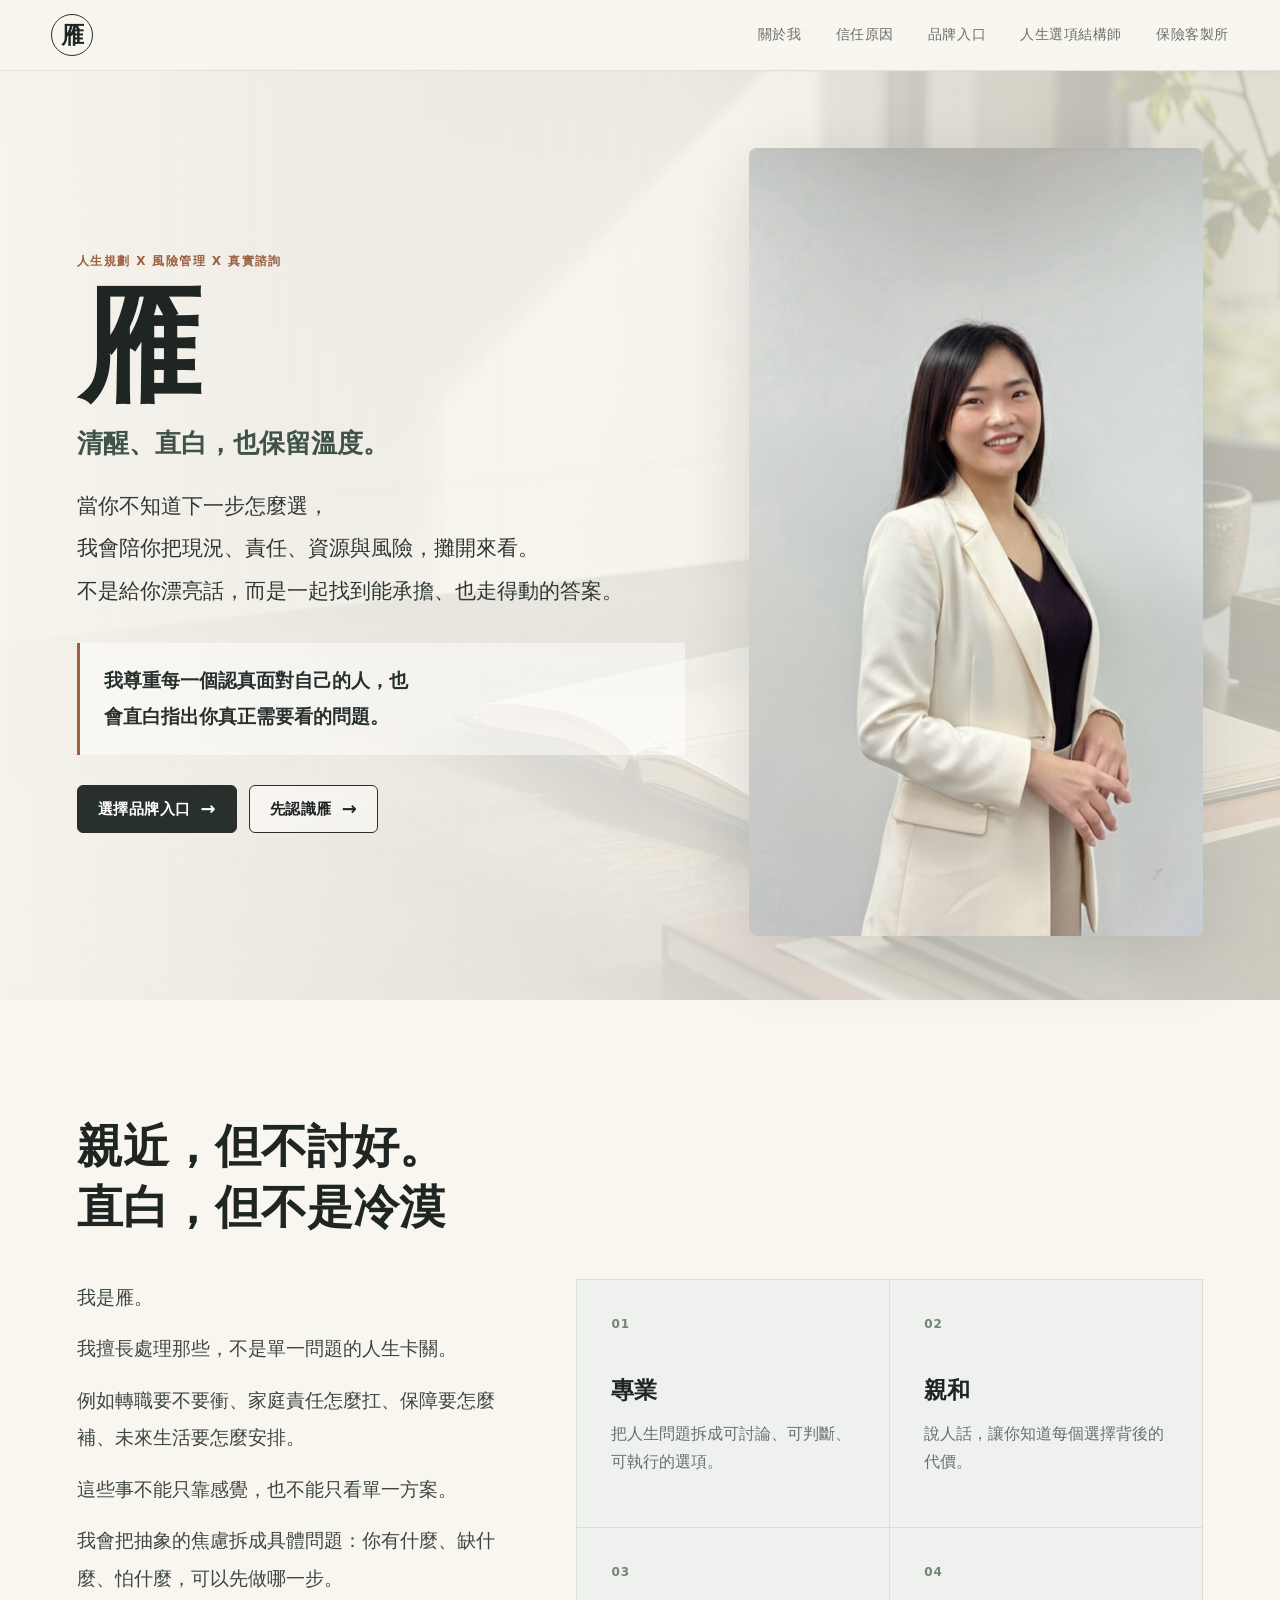
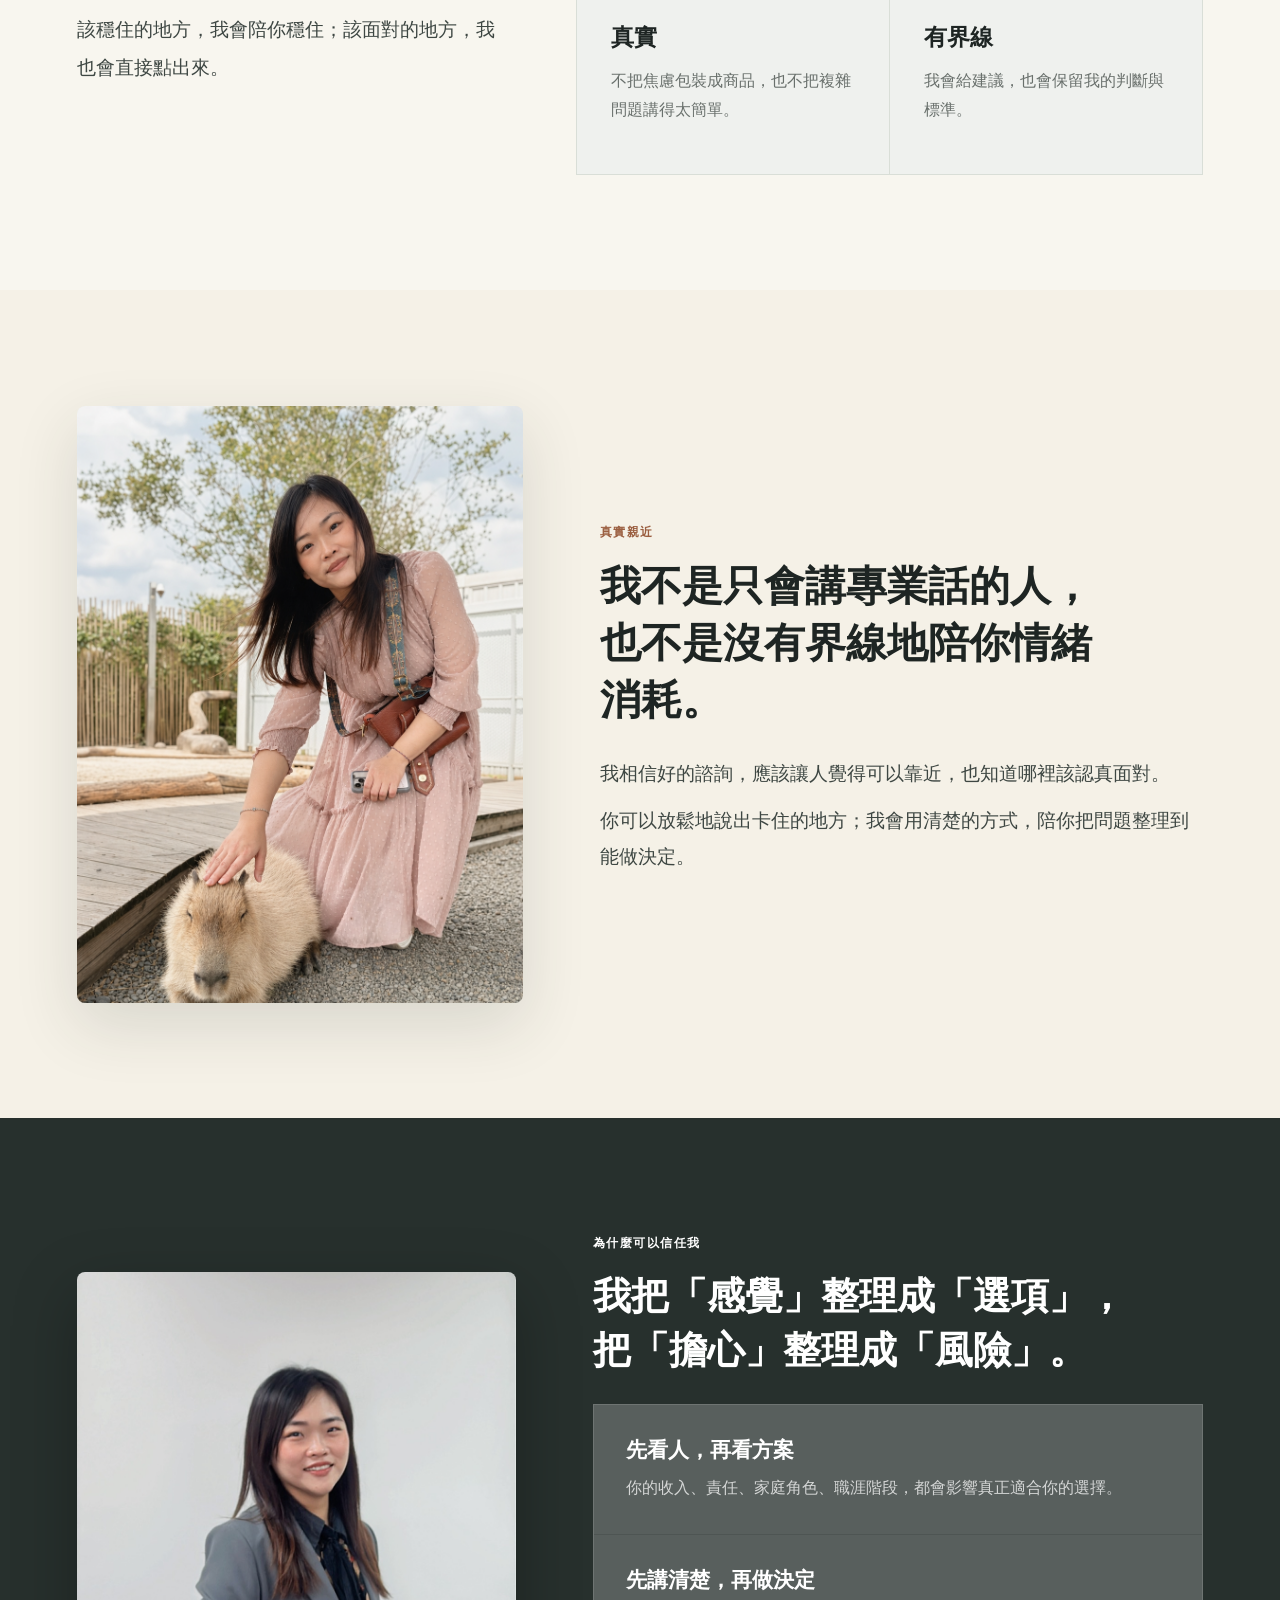
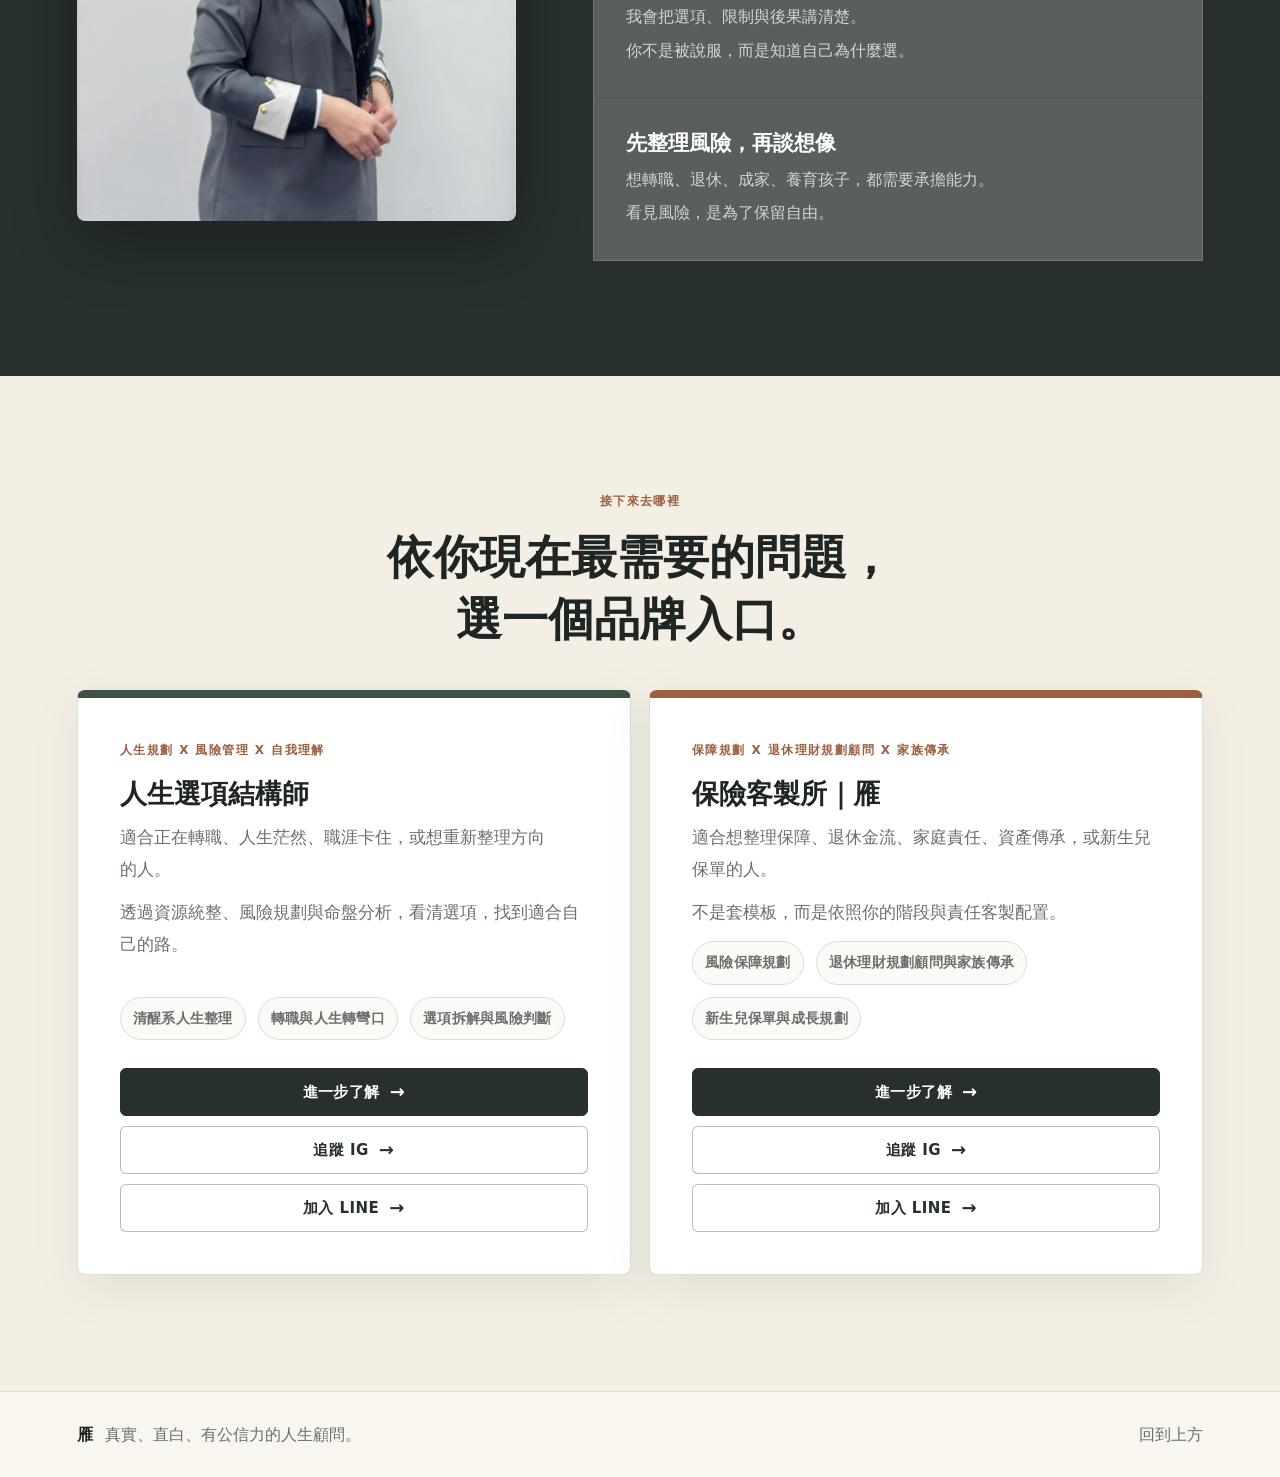
<file: index.html>
<!doctype html>
<html lang="zh-Hant">
  <head>
    <meta charset="utf-8" />
    <meta name="viewport" content="width=device-width, initial-scale=1" />
    <title>雁｜人生選項結構師與保險客製所</title>
    <meta
      name="description"
      content="雁的個人主站。人生選項結構師與保險客製所入口，陪你看清人生選項、風險規劃與真正需要面對的問題。"
    />
    <link rel="stylesheet" href="./styles.css" />
  </head>
  <body>
    <header class="site-header" aria-label="主導覽">
      <a class="brand-mark" href="./" aria-label="回到首頁">雁</a>
      <nav class="nav-links" aria-label="頁面導覽">
        <a href="#about">關於我</a>
        <a href="#trust">信任原因</a>
        <a href="#brands">品牌入口</a>
        <a href="./life/">人生選項結構師</a>
        <a href="./insurance/">保險客製所</a>
      </nav>
    </header>

    <main id="top">
      <section class="hero" aria-labelledby="hero-title">
        <div class="hero-copy">
          <p class="eyebrow">人生規劃 X 風險管理 X 真實諮詢</p>
          <h1 id="hero-title">雁</h1>
          <p class="hero-kicker">清醒、直白，也保留溫度。</p>
          <p class="hero-lede">
            <span class="copy-line">當你不知道下一步怎麼選，</span>
            <span class="copy-line">我會陪你把現況、責任、資源與風險，攤開來看。</span>
            <span class="copy-line">不是給你漂亮話，而是一起找到能承擔、也走得動的答案。</span>
          </p>
          <blockquote class="signature-quote">
            我尊重每一個認真面對自己的人，也會直白指出你真正需要看的問題。
          </blockquote>
          <div class="hero-actions" aria-label="主要行動">
            <a class="button primary" href="#brands">選擇品牌入口</a>
            <a class="button ghost" href="#about">先認識雁</a>
          </div>
        </div>
        <div class="hero-portrait" aria-label="雁的形象照">
          <img src="./assets/yan-hero.jpg" alt="雁的專業形象照" />
        </div>
      </section>

      <section id="about" class="section about-section" aria-labelledby="about-title">
        <div class="section-heading">
          <h2 id="about-title">
            <span class="copy-line">親近，但不討好。</span>
            <span class="copy-line">直白，但不是冷漠</span>
          </h2>
        </div>
        <div class="about-grid">
          <div class="about-text">
            <p>我是雁。</p>
            <p>我擅長處理那些，不是單一問題的人生卡關。</p>
            <p>例如轉職要不要衝、家庭責任怎麼扛、保障要怎麼補、未來生活要怎麼安排。</p>
            <p>這些事不能只靠感覺，也不能只看單一方案。</p>
            <p>我會把抽象的焦慮拆成具體問題：你有什麼、缺什麼、怕什麼，可以先做哪一步。</p>
            <p>該穩住的地方，我會陪你穩住；該面對的地方，我也會直接點出來。</p>
          </div>
          <div class="principles" aria-label="個人特質">
            <div>
              <span>01</span>
              <strong>專業</strong>
              <p>把人生問題拆成可討論、可判斷、可執行的選項。</p>
            </div>
            <div>
              <span>02</span>
              <strong>親和</strong>
              <p>說人話，讓你知道每個選擇背後的代價。</p>
            </div>
            <div>
              <span>03</span>
              <strong>真實</strong>
              <p>不把焦慮包裝成商品，也不把複雜問題講得太簡單。</p>
            </div>
            <div>
              <span>04</span>
              <strong>有界線</strong>
              <p>我會給建議，也會保留我的判斷與標準。</p>
            </div>
          </div>
        </div>
      </section>

      <section class="section lifestyle-section" aria-labelledby="lifestyle-title">
        <div class="lifestyle-photo">
          <img src="./assets/yan-lifestyle.png" alt="雁的戶外生活照" />
        </div>
        <div class="lifestyle-copy">
          <p class="eyebrow">真實親近</p>
          <h2 id="lifestyle-title">
            <span class="copy-line">我不是只會講專業話的人，</span>
            <span class="copy-line">也不是沒有界線地陪你情緒消耗。</span>
          </h2>
          <p>我相信好的諮詢，應該讓人覺得可以靠近，也知道哪裡該認真面對。</p>
          <p>你可以放鬆地說出卡住的地方；我會用清楚的方式，陪你把問題整理到能做決定。</p>
        </div>
      </section>

      <section id="trust" class="section trust-section" aria-labelledby="trust-title">
        <div class="trust-photo">
          <img src="./assets/yan-profile.jpg" alt="雁的灰色西裝形象照" />
        </div>
        <div class="trust-copy">
          <p class="eyebrow">為什麼可以信任我</p>
          <h2 id="trust-title">
            <span class="copy-line">我把「感覺」整理成「選項」，</span>
            <span class="copy-line">把「擔心」整理成「風險」。</span>
          </h2>
          <div class="trust-list">
            <article>
              <h3>先看人，再看方案</h3>
              <p>你的收入、責任、家庭角色、職涯階段，都會影響真正適合你的選擇。</p>
            </article>
            <article>
              <h3>先講清楚，再做決定</h3>
              <p>我會把選項、限制與後果講清楚。</p>
              <p>你不是被說服，而是知道自己為什麼選。</p>
            </article>
            <article>
              <h3>先整理風險，再談想像</h3>
              <p>想轉職、退休、成家、養育孩子，都需要承擔能力。</p>
              <p>看見風險，是為了保留自由。</p>
            </article>
          </div>
        </div>
      </section>

      <section id="brands" class="section brands-section" aria-labelledby="brands-title">
        <div class="section-heading narrow">
          <p class="eyebrow">接下來去哪裡</p>
          <h2 id="brands-title">
            <span class="copy-line">依你現在最需要的問題，</span>
            <span class="copy-line">選一個品牌入口。</span>
          </h2>
        </div>
        <div class="brand-cards">
          <article class="brand-card life">
            <div class="card-topline">人生規劃 X 風險管理 X 自我理解</div>
            <h3>人生選項結構師</h3>
            <p>適合正在轉職、人生茫然、職涯卡住，或想重新整理方向的人。</p>
            <p>透過資源統整、風險規劃與命盤分析，看清選項，找到適合自己的路。</p>
            <ul>
              <li>清醒系人生整理</li>
              <li>轉職與人生轉彎口</li>
              <li>選項拆解與風險判斷</li>
            </ul>
            <div class="brand-actions" aria-label="人生選項結構師連結">
              <a class="button brand-button" href="./life/" aria-label="前往人生選項結構師頁面">進一步了解</a>
              <a class="button outline-button" href="https://www.instagram.com/lifeway.1788/" target="_blank" rel="noopener noreferrer" aria-label="前往人生選項結構師 Instagram">追蹤 IG</a>
              <a class="button outline-button" href="https://line.me/ti/p/d9HeEeikNa" target="_blank" rel="noopener noreferrer" aria-label="加入雁的 LINE">加入 LINE</a>
            </div>
          </article>

          <article class="brand-card insurance">
            <div class="card-topline">保障規劃 X 退休理財規劃顧問 X 家族傳承</div>
            <h3>保險客製所｜雁</h3>
            <p>適合想整理保障、退休金流、家庭責任、資產傳承，或新生兒保單的人。</p>
            <p>不是套模板，而是依照你的階段與責任客製配置。</p>
            <ul>
              <li>風險保障規劃</li>
              <li>退休理財規劃顧問與家族傳承</li>
              <li>新生兒保單與成長規劃</li>
            </ul>
            <div class="brand-actions" aria-label="保險客製所連結">
              <a class="button brand-button" href="./insurance/" aria-label="前往保險客製所頁面">進一步了解</a>
              <a class="button outline-button" href="https://www.instagram.com/bocaca991/" target="_blank" rel="noopener noreferrer" aria-label="前往保險客製所 Instagram">追蹤 IG</a>
              <a class="button outline-button" href="https://line.me/ti/p/d9HeEeikNa" target="_blank" rel="noopener noreferrer" aria-label="加入雁的 LINE">加入 LINE</a>
            </div>
          </article>
        </div>
      </section>
    </main>

    <footer class="site-footer">
      <div>
        <strong>雁</strong>
        <span>真實、直白、有公信力的人生顧問。</span>
      </div>
      <a href="#top">回到上方</a>
    </footer>
  </body>
</html>
</file>
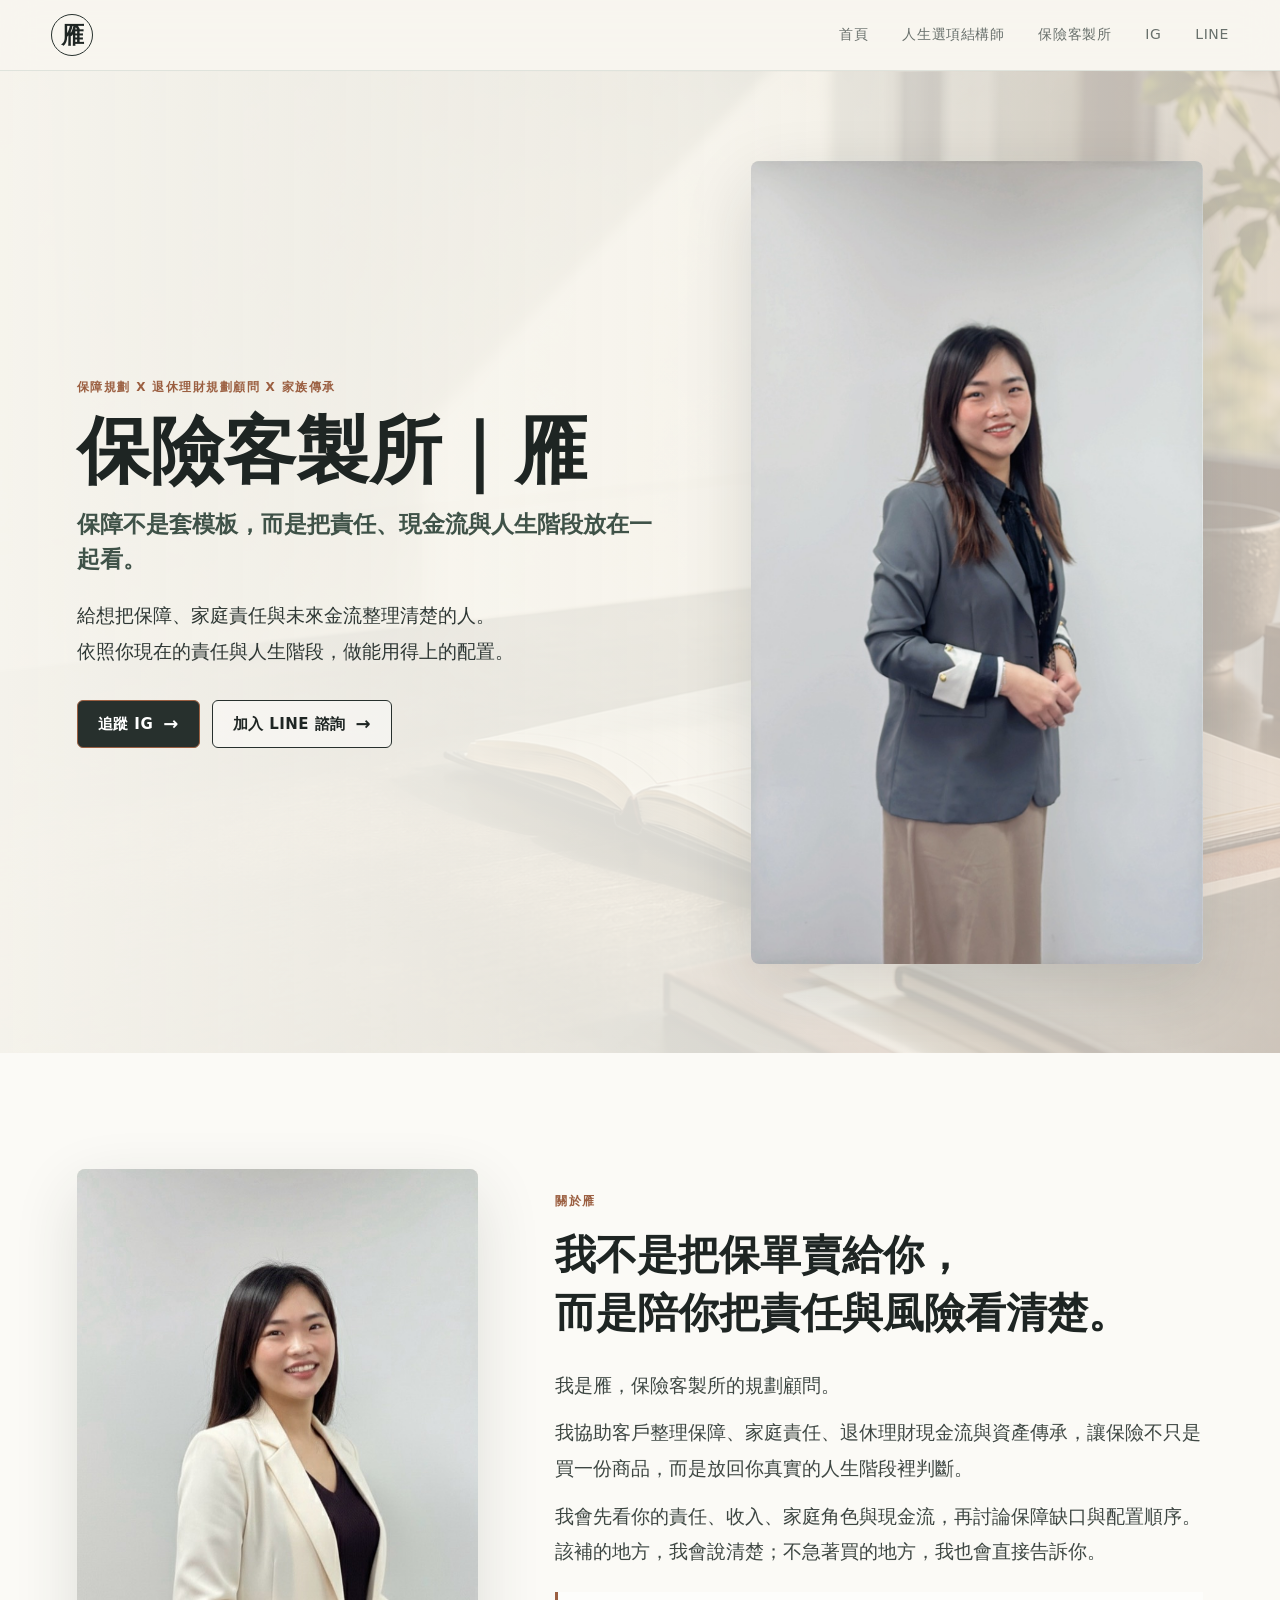
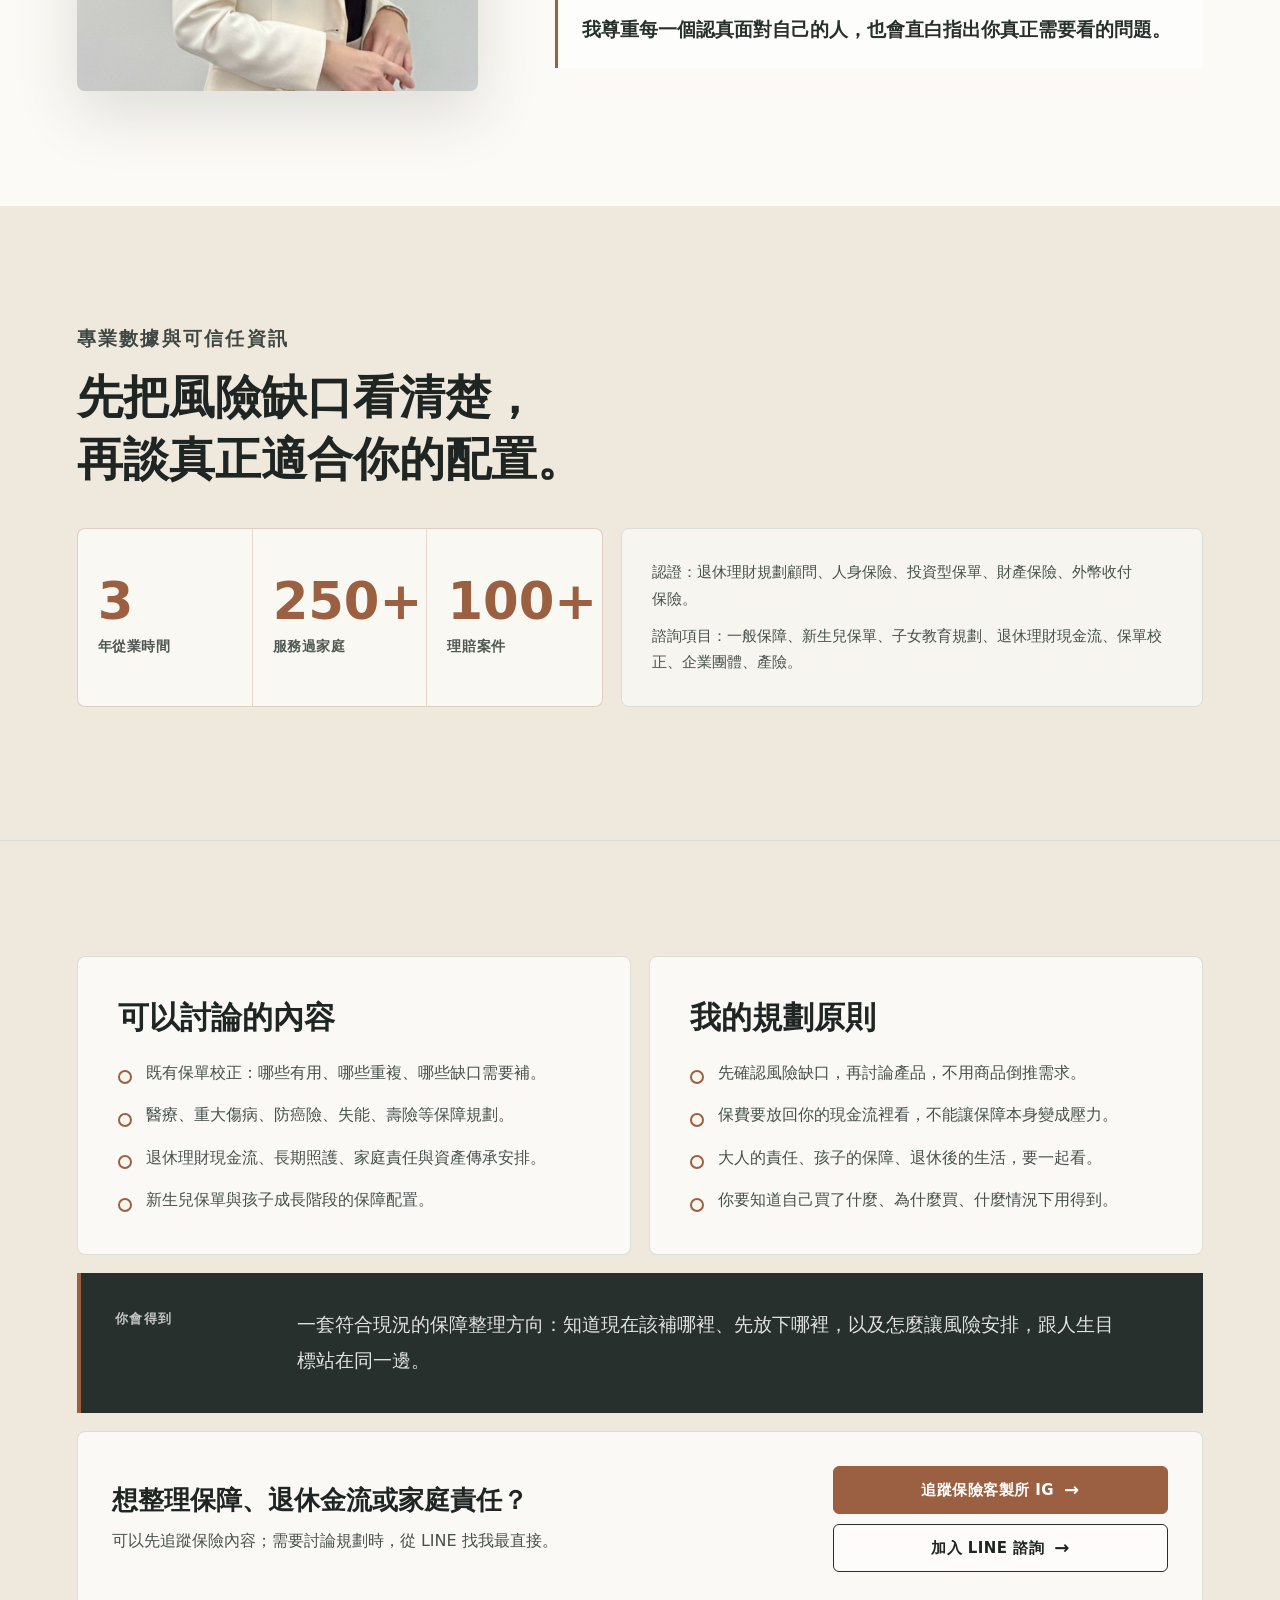
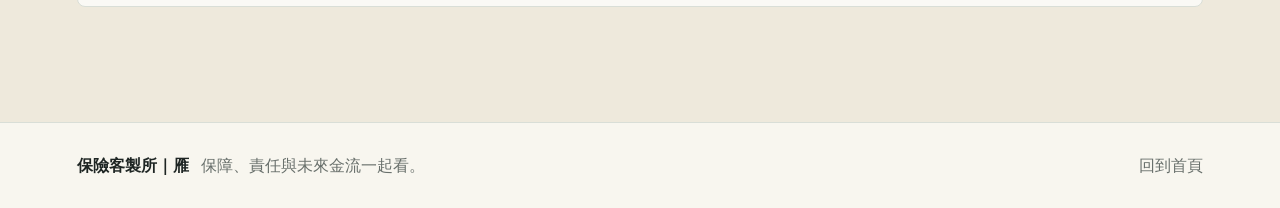
<file: insurance/index.html>
<!doctype html>
<html lang="zh-Hant">
  <head>
    <meta charset="utf-8" />
    <meta name="viewport" content="width=device-width, initial-scale=1" />
    <title>保險客製所｜雁</title>
    <meta
      name="description"
      content="保險客製所｜雁，協助整理保障、退休理財規劃顧問、家庭責任、家族傳承與新生兒保單。"
    />
    <link rel="stylesheet" href="../styles.css" />
  </head>
  <body>
    <header class="site-header" aria-label="主導覽">
      <a class="brand-mark" href="../" aria-label="回到首頁">雁</a>
      <nav class="nav-links" aria-label="頁面導覽">
        <a href="../">首頁</a>
        <a href="../life/">人生選項結構師</a>
        <a href="../insurance/">保險客製所</a>
        <a href="https://www.instagram.com/bocaca991/" target="_blank" rel="noopener noreferrer">IG</a>
        <a href="https://line.me/ti/p/d9HeEeikNa" target="_blank" rel="noopener noreferrer">LINE</a>
      </nav>
    </header>

    <main id="top">
      <section class="sub-hero insurance-page" aria-labelledby="insurance-title">
        <div class="sub-hero-copy">
          <p class="eyebrow">保障規劃 X 退休理財規劃顧問 X 家族傳承</p>
          <h1 id="insurance-title">保險客製所｜雁</h1>
          <p class="hero-kicker">保障不是套模板，而是把責任、現金流與人生階段放在一起看。</p>
          <p class="hero-lede">
            <span class="copy-line">給想把保障、家庭責任與未來金流整理清楚的人。</span>
            <span class="copy-line">依照你現在的責任與人生階段，做能用得上的配置。</span>
          </p>
          <div class="hero-actions" aria-label="保險客製所主要行動">
            <a class="button primary insurance-primary" href="https://www.instagram.com/bocaca991/" target="_blank" rel="noopener noreferrer">追蹤 IG</a>
            <a class="button ghost" href="https://line.me/ti/p/d9HeEeikNa" target="_blank" rel="noopener noreferrer">加入 LINE 諮詢</a>
          </div>
        </div>
        <div class="sub-hero-photo">
          <img src="../assets/yan-profile.jpg" alt="雁的灰色西裝形象照" />
        </div>
      </section>

      <section class="section advisor-section" aria-labelledby="advisor-title">
        <div class="advisor-photo">
          <img src="../assets/yan-hero.jpg" alt="雁的白色西裝形象照" />
        </div>
        <div class="advisor-copy">
          <p class="eyebrow">關於雁</p>
          <h2 id="advisor-title">
            <span class="copy-line">我不是把保單賣給你，</span>
            <span class="copy-line">而是陪你把責任與風險看清楚。</span>
          </h2>
          <p>我是雁，保險客製所的規劃顧問。</p>
          <p>我協助客戶整理保障、家庭責任、退休理財現金流與資產傳承，讓保險不只是買一份商品，而是放回你真實的人生階段裡判斷。</p>
          <p>我會先看你的責任、收入、家庭角色與現金流，再討論保障缺口與配置順序。該補的地方，我會說清楚；不急著買的地方，我也會直接告訴你。</p>
          <blockquote class="signature-quote compact-quote">
            我尊重每一個認真面對自己的人，也會直白指出你真正需要看的問題。
          </blockquote>
        </div>
      </section>

      <section class="section insurance-detail" aria-labelledby="credential-title">
        <div class="service-heading">
          <p class="eyebrow">專業數據與可信任資訊</p>
          <h2 id="credential-title">
            <span class="copy-line">先把風險缺口看清楚，</span>
            <span class="copy-line">再談真正適合你的配置。</span>
          </h2>
        </div>

        <div class="credential-block" aria-label="保險服務相關數據">
          <div class="credential-stats">
            <div>
              <strong>3</strong>
              <span>年從業時間</span>
            </div>
            <div>
              <strong>250+</strong>
              <span>服務過家庭</span>
            </div>
            <div>
              <strong>100+</strong>
              <span>理賠案件</span>
            </div>
          </div>
          <div class="credential-notes">
            <p>認證：退休理財規劃顧問、人身保險、投資型保單、財產保險、外幣收付保險。</p>
            <p>諮詢項目：一般保障、新生兒保單、子女教育規劃、退休理財現金流、保單校正、企業團體、產險。</p>
          </div>
        </div>
      </section>

      <section class="section service-section insurance-detail" aria-labelledby="insurance-service-title">
        <div class="service-layout">
          <div class="service-panel">
            <h2 id="insurance-service-title">可以討論的內容</h2>
            <ul class="check-list">
              <li>既有保單校正：哪些有用、哪些重複、哪些缺口需要補。</li>
              <li>醫療、重大傷病、防癌險、失能、壽險等保障規劃。</li>
              <li>退休理財現金流、長期照護、家庭責任與資產傳承安排。</li>
              <li>新生兒保單與孩子成長階段的保障配置。</li>
            </ul>
          </div>

          <div class="service-panel">
            <h2>我的規劃原則</h2>
            <ul class="check-list">
              <li>先確認風險缺口，再討論產品，不用商品倒推需求。</li>
              <li>保費要放回你的現金流裡看，不能讓保障本身變成壓力。</li>
              <li>大人的責任、孩子的保障、退休後的生活，要一起看。</li>
              <li>你要知道自己買了什麼、為什麼買、什麼情況下用得到。</li>
            </ul>
          </div>
        </div>

        <div class="service-result">
          <span>你會得到</span>
          <p>一套符合現況的保障整理方向：知道現在該補哪裡、先放下哪裡，以及怎麼讓風險安排，跟人生目標站在同一邊。</p>
        </div>

        <div class="service-cta insurance-cta" aria-label="保險客製所行動連結">
          <div>
            <strong>想整理保障、退休金流或家庭責任？</strong>
            <p>可以先追蹤保險內容；需要討論規劃時，從 LINE 找我最直接。</p>
          </div>
          <div class="cta-actions">
            <a class="button primary" href="https://www.instagram.com/bocaca991/" target="_blank" rel="noopener noreferrer">追蹤保險客製所 IG</a>
            <a class="button ghost" href="https://line.me/ti/p/d9HeEeikNa" target="_blank" rel="noopener noreferrer">加入 LINE 諮詢</a>
          </div>
        </div>
      </section>
    </main>

    <footer class="site-footer">
      <div>
        <strong>保險客製所｜雁</strong>
        <span>保障、責任與未來金流一起看。</span>
      </div>
      <a href="../">回到首頁</a>
    </footer>
  </body>
</html>
</file>
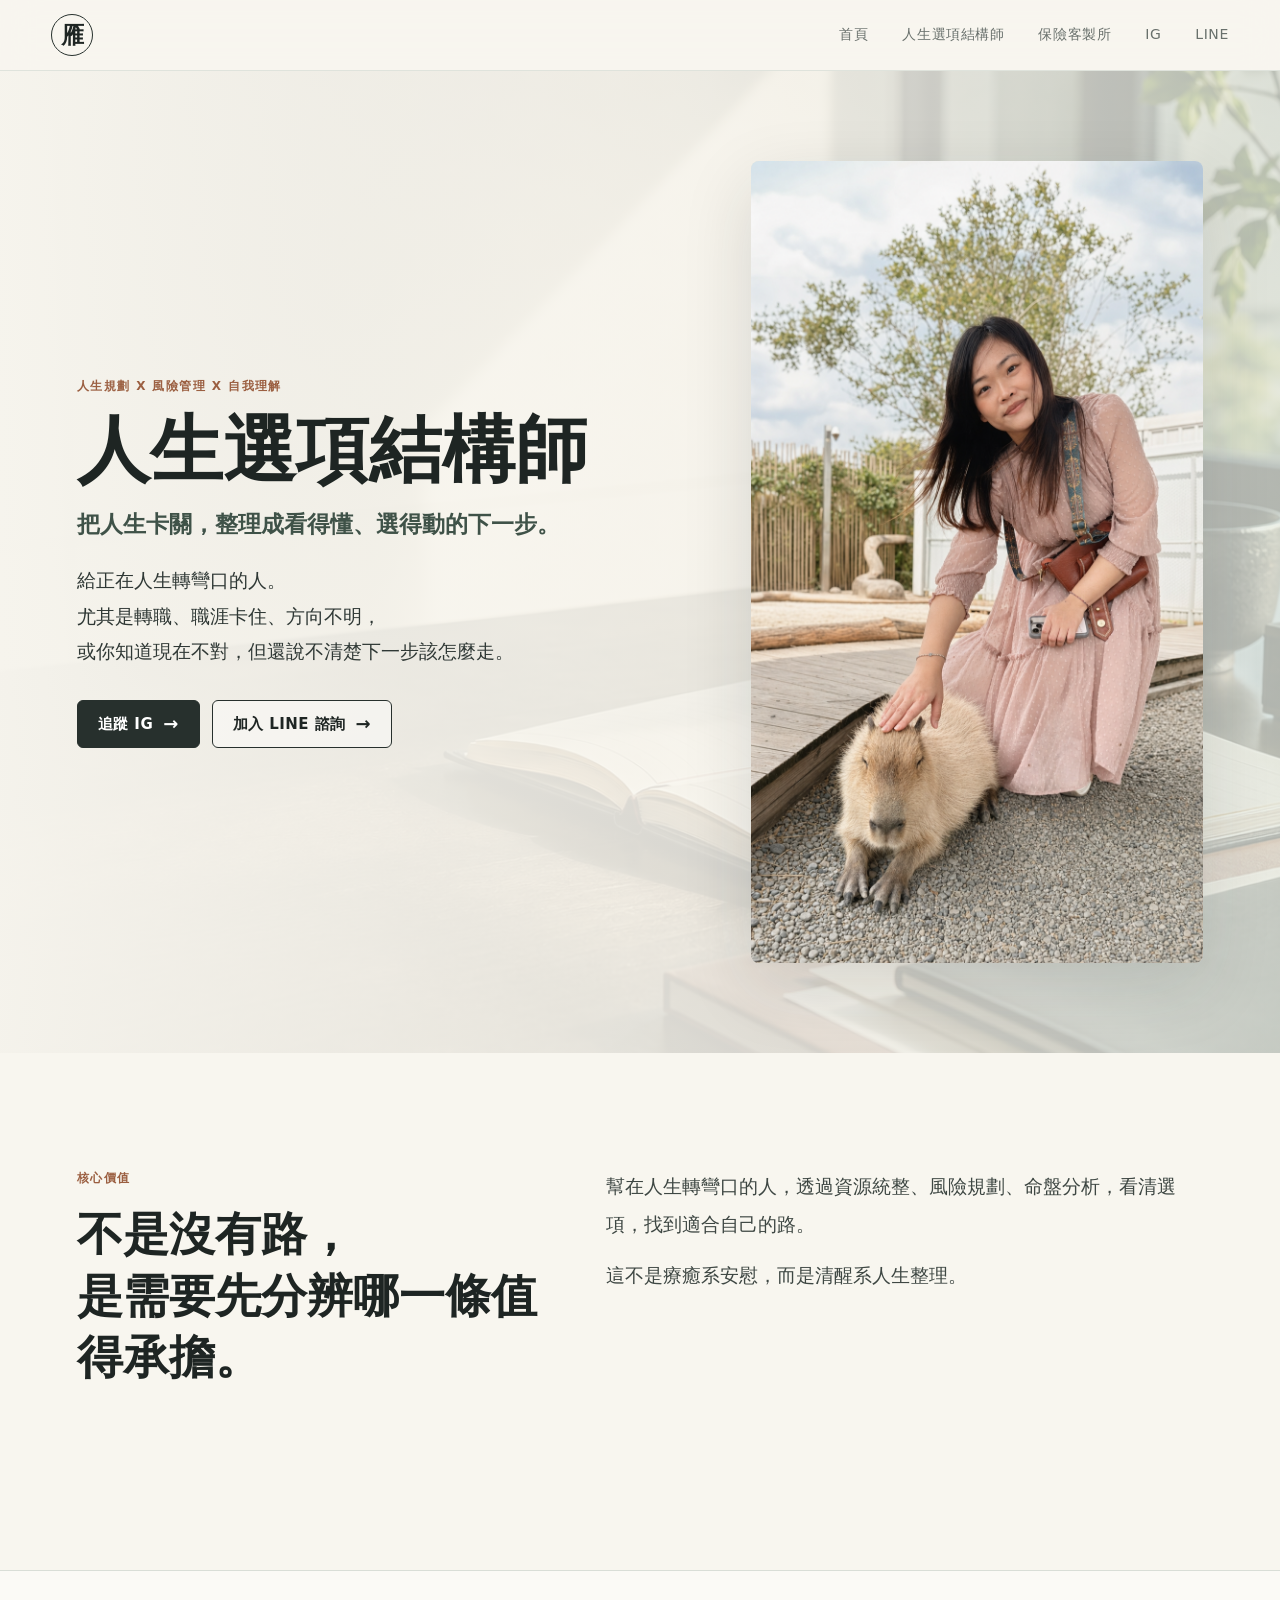
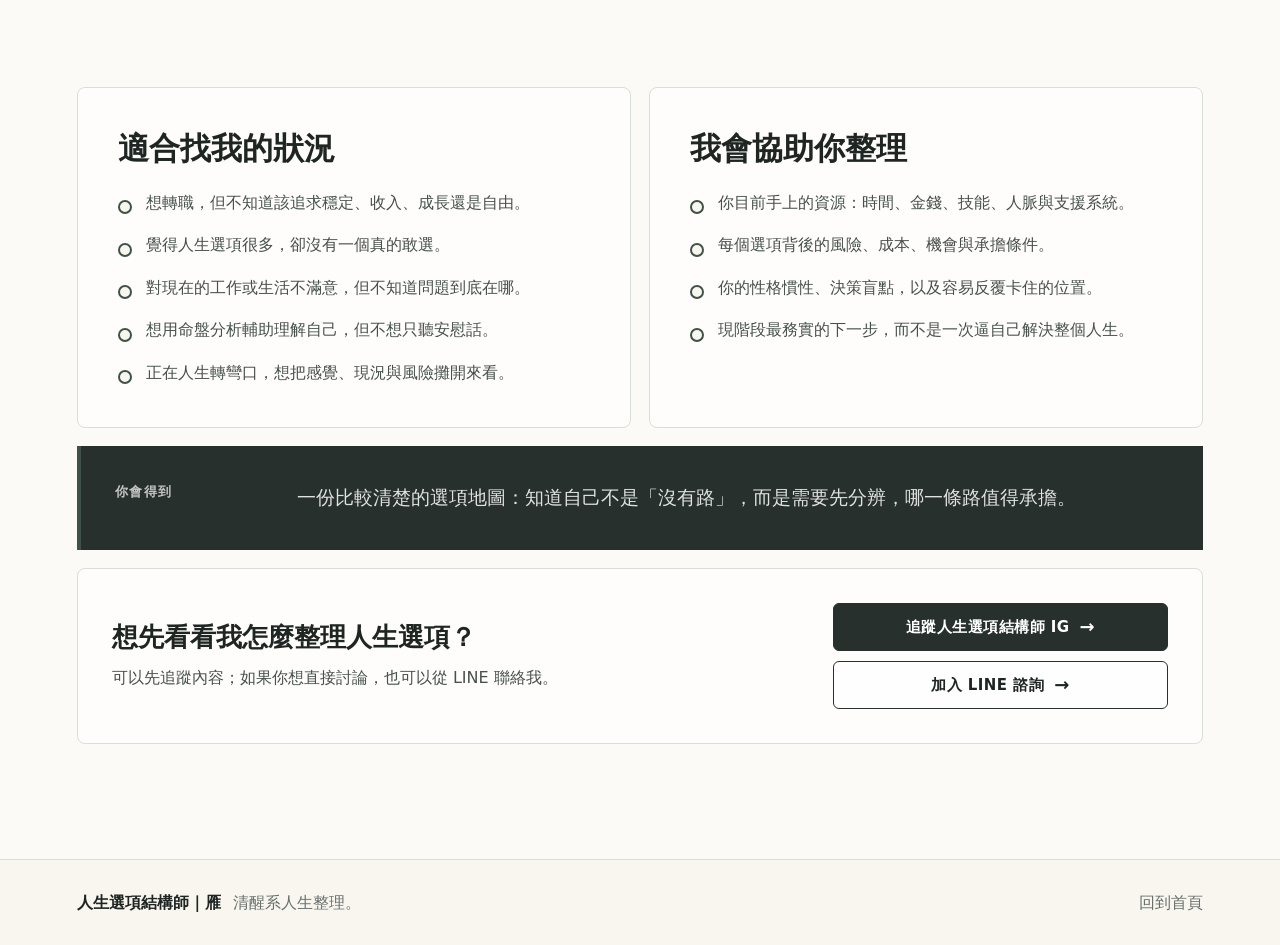
<file: life/index.html>
<!doctype html>
<html lang="zh-Hant">
  <head>
    <meta charset="utf-8" />
    <meta name="viewport" content="width=device-width, initial-scale=1" />
    <title>人生選項結構師｜雁</title>
    <meta
      name="description"
      content="人生選項結構師，陪正在轉職、職涯卡住、方向不明的人，把人生卡關整理成看得懂、選得動的下一步。"
    />
    <link rel="stylesheet" href="../styles.css" />
  </head>
  <body>
    <header class="site-header" aria-label="主導覽">
      <a class="brand-mark" href="../" aria-label="回到首頁">雁</a>
      <nav class="nav-links" aria-label="頁面導覽">
        <a href="../">首頁</a>
        <a href="../life/">人生選項結構師</a>
        <a href="../insurance/">保險客製所</a>
        <a href="https://www.instagram.com/lifeway.1788/" target="_blank" rel="noopener noreferrer">IG</a>
        <a href="https://line.me/ti/p/d9HeEeikNa" target="_blank" rel="noopener noreferrer">LINE</a>
      </nav>
    </header>

    <main id="top">
      <section class="sub-hero life-page" aria-labelledby="life-title">
        <div class="sub-hero-copy">
          <p class="eyebrow">人生規劃 X 風險管理 X 自我理解</p>
          <h1 id="life-title">人生選項結構師</h1>
          <p class="hero-kicker">把人生卡關，整理成看得懂、選得動的下一步。</p>
          <p class="hero-lede">
            <span class="copy-line">給正在人生轉彎口的人。</span>
            <span class="copy-line">尤其是轉職、職涯卡住、方向不明，</span>
            <span class="copy-line">或你知道現在不對，但還說不清楚下一步該怎麼走。</span>
          </p>
          <div class="hero-actions" aria-label="人生選項結構師主要行動">
            <a class="button primary" href="https://www.instagram.com/lifeway.1788/" target="_blank" rel="noopener noreferrer">追蹤 IG</a>
            <a class="button ghost" href="https://line.me/ti/p/d9HeEeikNa" target="_blank" rel="noopener noreferrer">加入 LINE 諮詢</a>
          </div>
        </div>
        <div class="sub-hero-photo">
          <img src="../assets/yan-lifestyle.png" alt="雁的戶外生活照" />
        </div>
      </section>

      <section class="section split-section" aria-labelledby="life-core-title">
        <div class="section-heading">
          <p class="eyebrow">核心價值</p>
          <h2 id="life-core-title">
            <span class="copy-line">不是沒有路，</span>
            <span class="copy-line">是需要先分辨哪一條值得承擔。</span>
          </h2>
        </div>
        <div class="about-text">
          <p>幫在人生轉彎口的人，透過資源統整、風險規劃、命盤分析，看清選項，找到適合自己的路。</p>
          <p>這不是療癒系安慰，而是清醒系人生整理。</p>
        </div>
      </section>

      <section class="section service-section life-detail" aria-labelledby="life-fit-title">
        <div class="service-layout">
          <div class="service-panel">
            <h2 id="life-fit-title">適合找我的狀況</h2>
            <ul class="check-list">
              <li>想轉職，但不知道該追求穩定、收入、成長還是自由。</li>
              <li>覺得人生選項很多，卻沒有一個真的敢選。</li>
              <li>對現在的工作或生活不滿意，但不知道問題到底在哪。</li>
              <li>想用命盤分析輔助理解自己，但不想只聽安慰話。</li>
              <li>正在人生轉彎口，想把感覺、現況與風險攤開來看。</li>
            </ul>
          </div>

          <div class="service-panel">
            <h2>我會協助你整理</h2>
            <ul class="check-list">
              <li>你目前手上的資源：時間、金錢、技能、人脈與支援系統。</li>
              <li>每個選項背後的風險、成本、機會與承擔條件。</li>
              <li>你的性格慣性、決策盲點，以及容易反覆卡住的位置。</li>
              <li>現階段最務實的下一步，而不是一次逼自己解決整個人生。</li>
            </ul>
          </div>
        </div>

        <div class="service-result">
          <span>你會得到</span>
          <p>一份比較清楚的選項地圖：知道自己不是「沒有路」，而是需要先分辨，哪一條路值得承擔。</p>
        </div>

        <div class="service-cta" aria-label="人生選項結構師行動連結">
          <div>
            <strong>想先看看我怎麼整理人生選項？</strong>
            <p>可以先追蹤內容；如果你想直接討論，也可以從 LINE 聯絡我。</p>
          </div>
          <div class="cta-actions">
            <a class="button primary" href="https://www.instagram.com/lifeway.1788/" target="_blank" rel="noopener noreferrer">追蹤人生選項結構師 IG</a>
            <a class="button ghost" href="https://line.me/ti/p/d9HeEeikNa" target="_blank" rel="noopener noreferrer">加入 LINE 諮詢</a>
          </div>
        </div>
      </section>
    </main>

    <footer class="site-footer">
      <div>
        <strong>人生選項結構師｜雁</strong>
        <span>清醒系人生整理。</span>
      </div>
      <a href="../">回到首頁</a>
    </footer>
  </body>
</html>
</file>
<file: styles.css>
:root {
  color-scheme: light;
  --ink: #1e2523;
  --muted: #69706c;
  --line: #d9ded7;
  --paper: #f8f6ef;
  --soft: #ece8dc;
  --white: #ffffff;
  --sage: #728578;
  --sage-dark: #3f5248;
  --rust: #9b5f41;
  --charcoal: #27302d;
  --shadow: 0 24px 70px rgba(31, 37, 34, 0.14);
}

* {
  box-sizing: border-box;
}

html {
  scroll-behavior: smooth;
}

body {
  margin: 0;
  font-family: "PingFang TC", "Noto Sans TC", "Microsoft JhengHei", system-ui, sans-serif;
  color: var(--ink);
  background: var(--paper);
  font-size: 16px;
  font-weight: 400;
  line-height: 1.82;
  text-rendering: optimizeLegibility;
  -webkit-font-smoothing: antialiased;
}

img {
  display: block;
  width: 100%;
}

a {
  color: inherit;
  text-decoration: none;
}

.site-header {
  position: sticky;
  top: 0;
  z-index: 20;
  display: flex;
  align-items: center;
  justify-content: space-between;
  gap: 24px;
  padding: 14px clamp(20px, 4vw, 56px);
  border-bottom: 1px solid rgba(217, 222, 215, 0.82);
  background: rgba(248, 246, 239, 0.9);
  backdrop-filter: blur(18px);
}

.brand-mark {
  display: inline-grid;
  place-items: center;
  width: 42px;
  height: 42px;
  border: 1px solid var(--charcoal);
  border-radius: 50%;
  font-family: "Songti TC", "Noto Serif TC", serif;
  font-size: 23px;
  font-weight: 600;
  letter-spacing: 0;
}

.nav-links {
  display: flex;
  align-items: center;
  gap: clamp(14px, 3vw, 34px);
  color: var(--muted);
  font-size: 14px;
  letter-spacing: 0.04em;
  white-space: nowrap;
}

.nav-links a:hover,
.site-footer a:hover {
  color: var(--rust);
}

.hero {
  min-height: calc(100svh - 72px);
  display: grid;
  grid-template-columns: minmax(0, 1.03fr) minmax(320px, 0.77fr);
  align-items: center;
  gap: clamp(32px, 5vw, 78px);
  padding: clamp(44px, 6vw, 84px) clamp(20px, 6vw, 88px) clamp(34px, 5vw, 64px);
  background:
    linear-gradient(90deg, rgba(248, 246, 239, 0.98) 0%, rgba(248, 246, 239, 0.84) 58%, rgba(236, 232, 220, 0.78) 100%),
    url("./assets/brand-desk.png") center / cover;
}

.hero-copy {
  max-width: 690px;
}

.eyebrow,
.card-topline {
  margin: 0 0 14px;
  color: var(--rust);
  font-size: 12px;
  font-weight: 700;
  letter-spacing: 0.12em;
  text-transform: uppercase;
}

h1,
h2,
h3,
p {
  margin-top: 0;
  text-wrap: pretty;
}

h1 {
  margin-bottom: 16px;
  font-family: "Songti TC", "Noto Serif TC", "PingFang TC", serif;
  font-size: clamp(68px, 10vw, 124px);
  font-weight: 600;
  line-height: 0.98;
  letter-spacing: 0;
}

h2 {
  margin-bottom: 26px;
  font-size: clamp(29px, 3.6vw, 48px);
  font-weight: 600;
  line-height: 1.34;
  letter-spacing: 0;
}

h3 {
  margin-bottom: 10px;
  font-size: clamp(21px, 2.1vw, 30px);
  font-weight: 650;
  line-height: 1.32;
  letter-spacing: 0;
}

.hero-kicker {
  margin-bottom: 22px;
  color: var(--sage-dark);
  font-size: clamp(20px, 2vw, 27px);
  font-weight: 600;
  line-height: 1.5;
}

.hero-lede {
  max-width: 640px;
  margin-bottom: 30px;
  color: #2f3835;
  font-size: clamp(18px, 1.65vw, 22px);
  font-weight: 400;
  line-height: 2.02;
}

.copy-line {
  display: block;
}

blockquote {
  margin: 0 0 30px;
  max-width: 660px;
  padding: 20px 24px;
  border-left: 3px solid var(--rust);
  background: rgba(255, 255, 255, 0.48);
  color: var(--charcoal);
  font-size: clamp(17px, 1.45vw, 20px);
  font-weight: 600;
  line-height: 1.95;
}

.signature-quote {
  text-wrap: balance;
}

.hero-actions,
.brand-card ul {
  display: flex;
  gap: 12px;
  flex-wrap: wrap;
}

.button {
  display: inline-flex;
  align-items: center;
  justify-content: center;
  min-height: 48px;
  padding: 12px 20px;
  border: 1px solid var(--charcoal);
  border-radius: 6px;
  font-size: 15px;
  font-weight: 700;
  letter-spacing: 0.03em;
  line-height: 1.2;
}

.button::after {
  content: "→";
  margin-left: 10px;
  font-size: 18px;
  line-height: 1;
}

.button.primary {
  color: var(--white);
  background: var(--charcoal);
}

.button.ghost {
  background: rgba(255, 255, 255, 0.42);
}

.button:hover {
  transform: translateY(-1px);
}

.hero-portrait {
  align-self: stretch;
  min-height: 560px;
  border-radius: 8px;
  overflow: hidden;
  box-shadow: var(--shadow);
  background: var(--soft);
}

.hero-portrait img {
  height: 100%;
  object-fit: cover;
  object-position: 51% 34%;
}

.sub-hero {
  min-height: calc(100svh - 72px);
  display: grid;
  grid-template-columns: minmax(0, 1fr) minmax(300px, 0.74fr);
  align-items: center;
  gap: clamp(32px, 5vw, 78px);
  padding: clamp(54px, 7vw, 96px) clamp(20px, 6vw, 88px);
}

.sub-hero.life-page {
  background:
    linear-gradient(90deg, rgba(248, 246, 239, 0.98) 0%, rgba(248, 246, 239, 0.86) 62%, rgba(232, 237, 229, 0.76) 100%),
    url("./assets/brand-desk.png") center / cover;
}

.sub-hero.insurance-page {
  background:
    linear-gradient(90deg, rgba(248, 246, 239, 0.98) 0%, rgba(248, 246, 239, 0.86) 62%, rgba(238, 226, 215, 0.78) 100%),
    url("./assets/brand-desk.png") center / cover;
}

.sub-hero-copy {
  max-width: 780px;
}

.sub-hero h1 {
  max-width: 780px;
  font-size: clamp(42px, 5.7vw, 76px);
  line-height: 1.08;
}

.sub-hero .hero-kicker {
  max-width: 720px;
  font-size: clamp(19px, 1.8vw, 25px);
}

.sub-hero .hero-lede {
  font-size: clamp(17px, 1.45vw, 21px);
  line-height: 1.92;
}

.sub-hero-photo {
  align-self: stretch;
  min-height: 540px;
  border-radius: 8px;
  overflow: hidden;
  box-shadow: var(--shadow);
  background: var(--soft);
}

.sub-hero-photo img {
  height: 100%;
  object-fit: cover;
  object-position: 50% 36%;
}

.insurance-page .sub-hero-photo img {
  object-position: 52% 26%;
}

.section {
  padding: clamp(72px, 9vw, 132px) clamp(20px, 6vw, 88px);
}

.section-heading {
  max-width: 760px;
  margin-bottom: 40px;
}

.section-heading.narrow {
  max-width: 680px;
  margin-inline: auto;
  text-align: center;
}

.split-section {
  display: grid;
  grid-template-columns: minmax(260px, 0.78fr) minmax(0, 1fr);
  gap: clamp(28px, 5vw, 72px);
  align-items: start;
}

.about-grid {
  display: grid;
  grid-template-columns: minmax(0, 0.82fr) minmax(300px, 1.18fr);
  gap: clamp(30px, 5vw, 72px);
  align-items: start;
}

.about-text {
  color: #3e4743;
  font-size: clamp(17px, 1.45vw, 20px);
  line-height: 2.02;
}

.about-text p {
  max-width: 620px;
  margin-bottom: 14px;
}

.principles {
  display: grid;
  grid-template-columns: repeat(2, minmax(0, 1fr));
  gap: 1px;
  background: var(--line);
  border: 1px solid var(--line);
}

.principles div {
  min-height: 210px;
  padding: clamp(22px, 3vw, 34px);
  background: rgba(255, 255, 255, 0.58);
}

.principles span {
  display: block;
  margin-bottom: 34px;
  color: var(--sage);
  font-size: 12px;
  font-weight: 700;
  letter-spacing: 0.08em;
}

.principles strong {
  display: block;
  margin-bottom: 8px;
  font-size: 23px;
  font-weight: 650;
}

.principles p {
  line-height: 1.78;
}

.principles p,
.trust-list p,
.brand-card p,
.brand-card li,
.site-footer {
  color: var(--muted);
}

.lifestyle-section {
  display: grid;
  grid-template-columns: minmax(280px, 0.74fr) minmax(0, 1fr);
  gap: clamp(34px, 6vw, 84px);
  align-items: center;
  background: #f5f1e7;
}

.lifestyle-photo {
  border-radius: 8px;
  overflow: hidden;
  box-shadow: 0 22px 64px rgba(39, 48, 45, 0.14);
  background: var(--soft);
}

.lifestyle-photo img {
  aspect-ratio: 4 / 5.35;
  object-fit: cover;
  object-position: 50% 43%;
}

.lifestyle-copy {
  max-width: 720px;
}

.lifestyle-copy h2 {
  font-size: clamp(27px, 3.2vw, 43px);
  line-height: 1.4;
}

.lifestyle-copy p:not(.eyebrow) {
  max-width: 660px;
  margin-bottom: 12px;
  color: #3e4743;
  font-size: clamp(17px, 1.45vw, 20px);
  line-height: 1.92;
}

.advisor-section {
  display: grid;
  grid-template-columns: minmax(280px, 0.62fr) minmax(0, 1fr);
  gap: clamp(34px, 6vw, 84px);
  align-items: center;
  background: #fbfaf6;
}

.advisor-photo {
  border-radius: 8px;
  overflow: hidden;
  box-shadow: 0 22px 64px rgba(39, 48, 45, 0.14);
  background: var(--soft);
}

.advisor-photo img {
  aspect-ratio: 4 / 5.2;
  object-fit: cover;
  object-position: 51% 34%;
}

.advisor-copy {
  max-width: 760px;
}

.advisor-copy h2 {
  font-size: clamp(27px, 3.2vw, 43px);
  line-height: 1.4;
}

.advisor-copy p:not(.eyebrow) {
  max-width: 680px;
  margin-bottom: 12px;
  color: #3e4743;
  font-size: clamp(17px, 1.45vw, 20px);
  line-height: 1.92;
}

.compact-quote {
  margin-top: 22px;
  margin-bottom: 0;
}

.trust-section {
  display: grid;
  grid-template-columns: minmax(280px, 0.72fr) minmax(0, 1fr);
  gap: clamp(34px, 6vw, 84px);
  align-items: center;
  background: var(--charcoal);
  color: var(--white);
}

.trust-section .eyebrow,
.trust-section h2 {
  color: var(--white);
}

.trust-photo {
  border-radius: 8px;
  overflow: hidden;
  box-shadow: 0 22px 64px rgba(0, 0, 0, 0.28);
}

.trust-photo img {
  aspect-ratio: 4 / 5;
  object-fit: cover;
  object-position: 52% 28%;
}

.trust-copy {
  max-width: 700px;
}

.trust-copy h2 {
  font-size: clamp(27px, 3vw, 40px);
  line-height: 1.42;
}

.trust-list {
  display: grid;
  gap: 1px;
  background: rgba(255, 255, 255, 0.18);
  border: 1px solid rgba(255, 255, 255, 0.18);
}

.trust-list article {
  padding: clamp(22px, 3vw, 32px);
  background: rgba(255, 255, 255, 0.06);
}

.trust-list h3 {
  margin-bottom: 8px;
  font-size: 21px;
}

.trust-list p {
  margin-bottom: 0;
  color: rgba(255, 255, 255, 0.74);
  line-height: 1.82;
}

.trust-list p + p {
  margin-top: 4px;
}

.brands-section {
  background: #f3efe4;
}

.brand-cards {
  display: grid;
  grid-template-columns: repeat(2, minmax(0, 1fr));
  gap: 18px;
  max-width: 1180px;
  margin-inline: auto;
}

.brand-card {
  display: flex;
  flex-direction: column;
  min-height: 550px;
  padding: clamp(26px, 4vw, 42px);
  border: 1px solid var(--line);
  border-radius: 8px;
  background: var(--white);
  box-shadow: 0 14px 50px rgba(39, 48, 45, 0.08);
}

.brand-card.life {
  border-top: 8px solid var(--sage-dark);
}

.brand-card.insurance {
  border-top: 8px solid var(--rust);
}

.brand-card p {
  max-width: 560px;
  margin-bottom: 12px;
  font-size: 17px;
  line-height: 1.88;
}

.brand-card ul {
  margin: auto 0 28px;
  padding: 0;
  list-style: none;
}

.brand-card li {
  padding: 8px 12px;
  border: 1px solid var(--line);
  border-radius: 999px;
  background: #fbfaf6;
  font-size: 14px;
  font-weight: 600;
  letter-spacing: 0.02em;
}

.brand-button {
  width: 100%;
  color: var(--white);
  background: var(--charcoal);
}

.brand-actions,
.cta-actions {
  display: grid;
  gap: 10px;
}

.outline-button {
  width: 100%;
  border-color: rgba(39, 48, 45, 0.32);
  color: var(--charcoal);
  background: rgba(255, 255, 255, 0.72);
}

.service-section {
  scroll-margin-top: 86px;
  border-top: 1px solid var(--line);
}

.life-detail {
  background: #fbfaf6;
}

.insurance-detail {
  background: #eee9dc;
}

.service-heading {
  max-width: 820px;
  margin-bottom: 38px;
}

.service-heading p {
  max-width: 720px;
  margin-bottom: 10px;
  color: #3e4743;
  font-size: clamp(17px, 1.45vw, 20px);
  line-height: 1.92;
}

.credential-block {
  display: grid;
  grid-template-columns: minmax(280px, 0.95fr) minmax(0, 1.05fr);
  gap: 18px;
  max-width: 1180px;
  margin: 0 0 18px;
}

.credential-stats {
  display: grid;
  grid-template-columns: repeat(3, minmax(0, 1fr));
  border: 1px solid rgba(155, 95, 65, 0.28);
  border-radius: 8px;
  overflow: hidden;
  background: rgba(255, 255, 255, 0.66);
}

.credential-stats div {
  min-height: 150px;
  display: flex;
  flex-direction: column;
  justify-content: center;
  gap: 6px;
  padding: 20px;
  border-right: 1px solid rgba(155, 95, 65, 0.22);
}

.credential-stats div:last-child {
  border-right: 0;
}

.credential-stats strong {
  color: var(--rust);
  font-size: clamp(34px, 4vw, 54px);
  font-weight: 650;
  line-height: 1;
}

.credential-stats span {
  color: #4f5853;
  font-size: 14px;
  font-weight: 700;
  letter-spacing: 0.04em;
}

.credential-notes {
  display: grid;
  gap: 10px;
  padding: clamp(22px, 3vw, 30px);
  border: 1px solid var(--line);
  border-radius: 8px;
  background: rgba(255, 255, 255, 0.56);
}

.credential-notes p {
  margin: 0;
  color: #47504c;
  font-size: 15px;
  line-height: 1.78;
}

.service-layout {
  display: grid;
  grid-template-columns: repeat(2, minmax(0, 1fr));
  gap: 18px;
  max-width: 1180px;
}

.service-panel {
  padding: clamp(24px, 3.4vw, 40px);
  border: 1px solid var(--line);
  border-radius: 8px;
  background: rgba(255, 255, 255, 0.72);
}

.service-panel h3 {
  margin-bottom: 20px;
  font-size: clamp(22px, 2vw, 28px);
}

.service-panel h2 {
  margin-bottom: 20px;
  font-size: clamp(24px, 2.4vw, 32px);
}

.insurance-primary,
.insurance-cta .primary {
  background: var(--rust);
  border-color: var(--rust);
}

.check-list {
  display: grid;
  gap: 14px;
  margin: 0;
  padding: 0;
  list-style: none;
}

.check-list li {
  position: relative;
  padding-left: 28px;
  color: #47504c;
  font-size: 16px;
  line-height: 1.78;
}

.check-list li::before {
  content: "";
  position: absolute;
  top: 0.72em;
  left: 0;
  width: 10px;
  height: 10px;
  border: 2px solid var(--sage-dark);
  border-radius: 50%;
  background: var(--paper);
}

.insurance-detail .check-list li::before {
  border-color: var(--rust);
}

.service-result {
  max-width: 1180px;
  display: grid;
  grid-template-columns: 160px minmax(0, 1fr);
  gap: 22px;
  margin-top: 18px;
  padding: clamp(22px, 3vw, 34px);
  border-left: 4px solid var(--sage-dark);
  background: var(--charcoal);
  color: var(--white);
}

.insurance-detail .service-result {
  border-left-color: var(--rust);
}

.service-result span {
  color: rgba(255, 255, 255, 0.72);
  font-size: 13px;
  font-weight: 700;
  letter-spacing: 0.12em;
}

.service-result p {
  margin: 0;
  max-width: 820px;
  color: rgba(255, 255, 255, 0.86);
  font-size: clamp(17px, 1.5vw, 21px);
  line-height: 1.86;
}

.service-cta {
  max-width: 1180px;
  display: grid;
  grid-template-columns: minmax(0, 1fr) minmax(280px, 0.48fr);
  gap: 22px;
  align-items: center;
  margin-top: 18px;
  padding: clamp(24px, 3vw, 34px);
  border: 1px solid var(--line);
  border-radius: 8px;
  background: rgba(255, 255, 255, 0.72);
}

.service-cta strong {
  display: block;
  margin-bottom: 8px;
  font-size: clamp(21px, 2vw, 28px);
  font-weight: 650;
  line-height: 1.38;
}

.service-cta p {
  margin: 0;
  max-width: 680px;
  color: #47504c;
  font-size: 16px;
  line-height: 1.82;
}

.site-footer {
  display: flex;
  align-items: center;
  justify-content: space-between;
  gap: 18px;
  padding: 28px clamp(20px, 6vw, 88px);
  border-top: 1px solid var(--line);
  background: var(--paper);
}

.site-footer div {
  display: flex;
  gap: 12px;
  flex-wrap: wrap;
}

.site-footer strong {
  color: var(--ink);
}

@media (max-width: 900px) {
  .site-header {
    align-items: flex-start;
  }

  .nav-links {
    gap: 12px;
    overflow-x: auto;
    padding-bottom: 5px;
    font-size: 14px;
  }

  .hero,
  .sub-hero,
  .about-grid,
  .split-section,
  .lifestyle-section,
  .advisor-section,
  .trust-section,
  .brand-cards,
  .credential-block,
  .service-layout,
  .service-cta {
    grid-template-columns: 1fr;
  }

  .hero {
    padding-top: 36px;
  }

  .hero-portrait {
    min-height: 430px;
    max-height: 620px;
  }

  .sub-hero-photo {
    min-height: 430px;
    max-height: 620px;
  }

  .trust-photo {
    max-width: 460px;
  }

  .section-heading.narrow {
    text-align: left;
  }
}

@media (max-width: 620px) {
  .site-header {
    position: static;
    padding: 14px 18px;
  }

  .brand-mark {
    width: 38px;
    height: 38px;
    flex: 0 0 auto;
  }

  .nav-links {
    justify-content: flex-end;
  }

  .hero,
  .section {
    padding-inline: 18px;
  }

  h1 {
    font-size: clamp(62px, 19vw, 82px);
  }

  .sub-hero h1 {
    font-size: clamp(34px, 11vw, 50px);
    line-height: 1.16;
  }

  h2 {
    font-size: 29px;
  }

  .hero-lede,
  .about-text {
    line-height: 1.88;
  }

  .copy-line {
    display: inline;
  }

  .copy-line::after {
    content: "";
  }

  blockquote {
    padding: 18px 18px;
  }

  .hero {
    min-height: auto;
  }

  .sub-hero {
    min-height: auto;
  }

  .hero-portrait {
    min-height: 390px;
  }

  .sub-hero-photo {
    min-height: 390px;
  }

  .principles {
    grid-template-columns: 1fr;
  }

  .principles div {
    min-height: 170px;
  }

  .hero-actions {
    flex-direction: column;
  }

  .button {
    width: 100%;
  }

  .brand-card {
    min-height: auto;
  }

  .credential-stats {
    grid-template-columns: 1fr;
  }

  .credential-stats div {
    min-height: 120px;
    border-right: 0;
    border-bottom: 1px solid rgba(155, 95, 65, 0.22);
  }

  .credential-stats div:last-child {
    border-bottom: 0;
  }

  .service-result {
    grid-template-columns: 1fr;
  }

  .site-footer {
    align-items: flex-start;
    flex-direction: column;
  }
}
</file>
